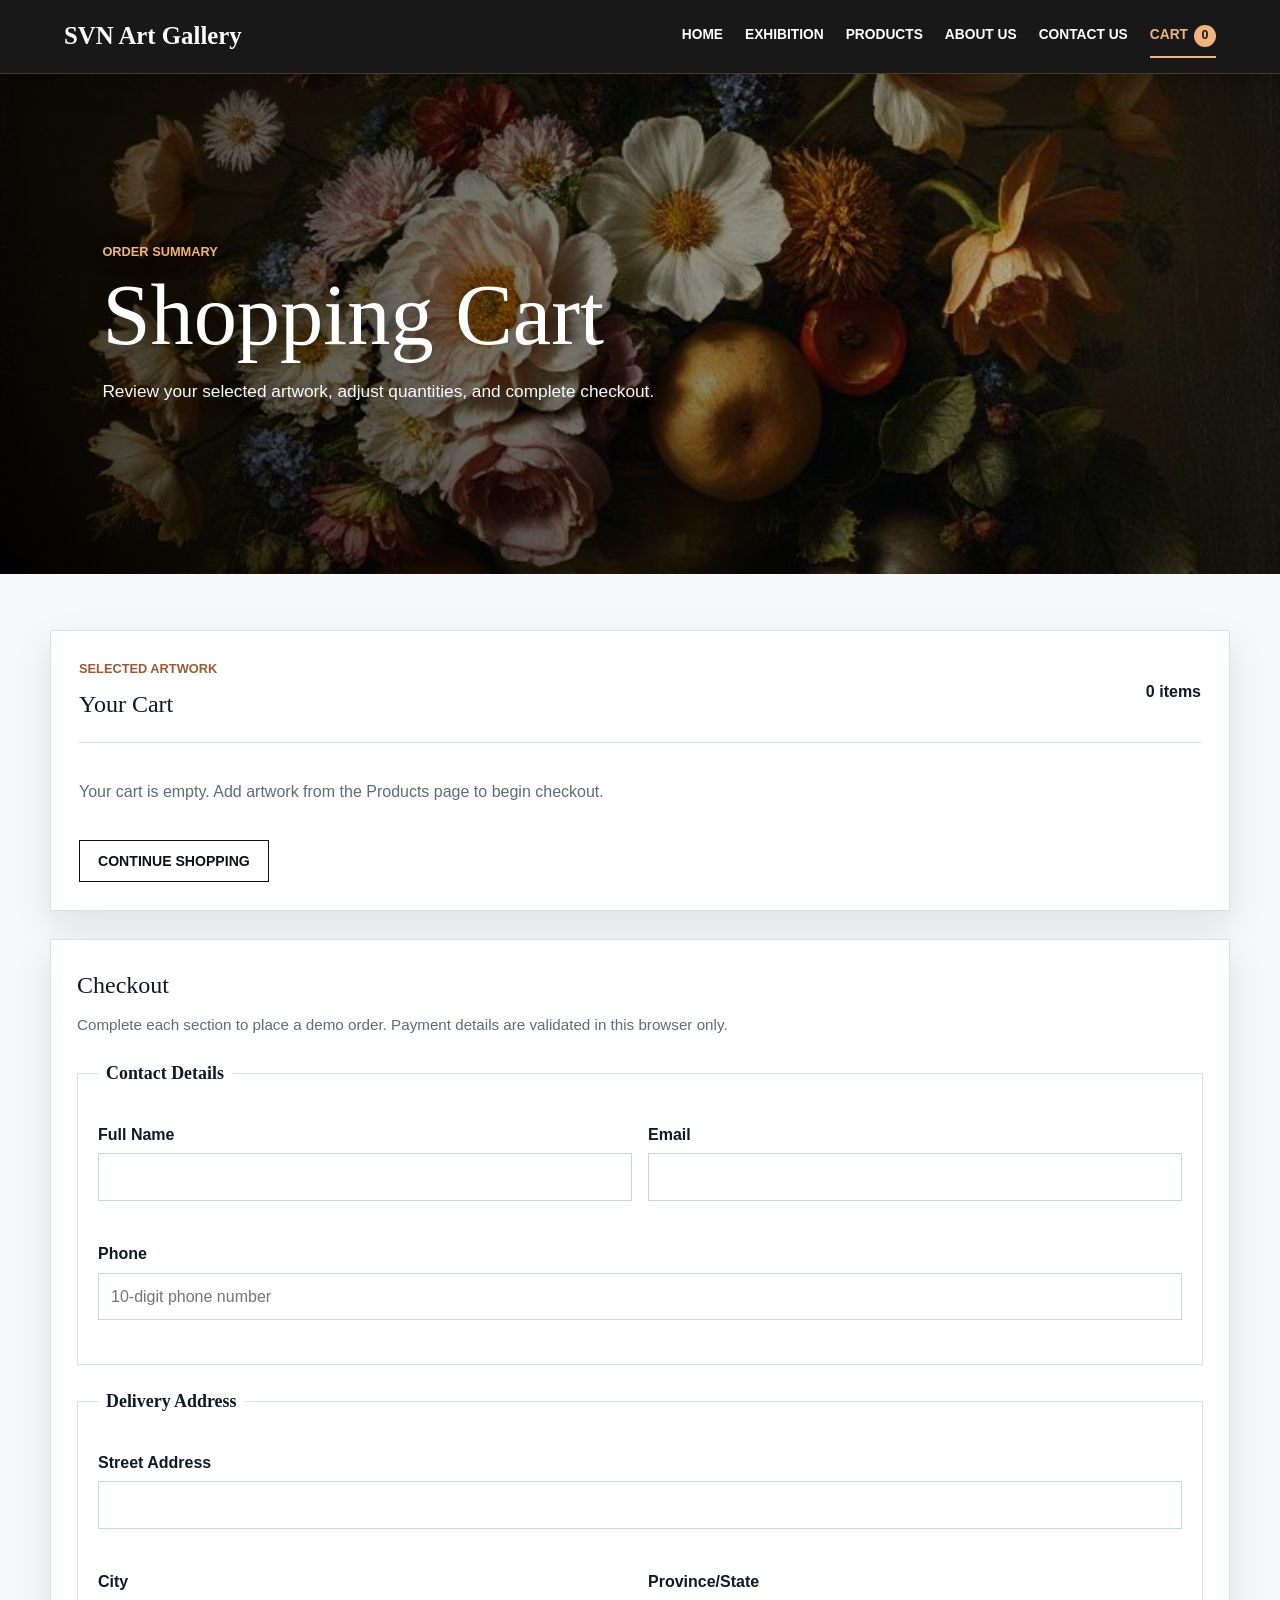
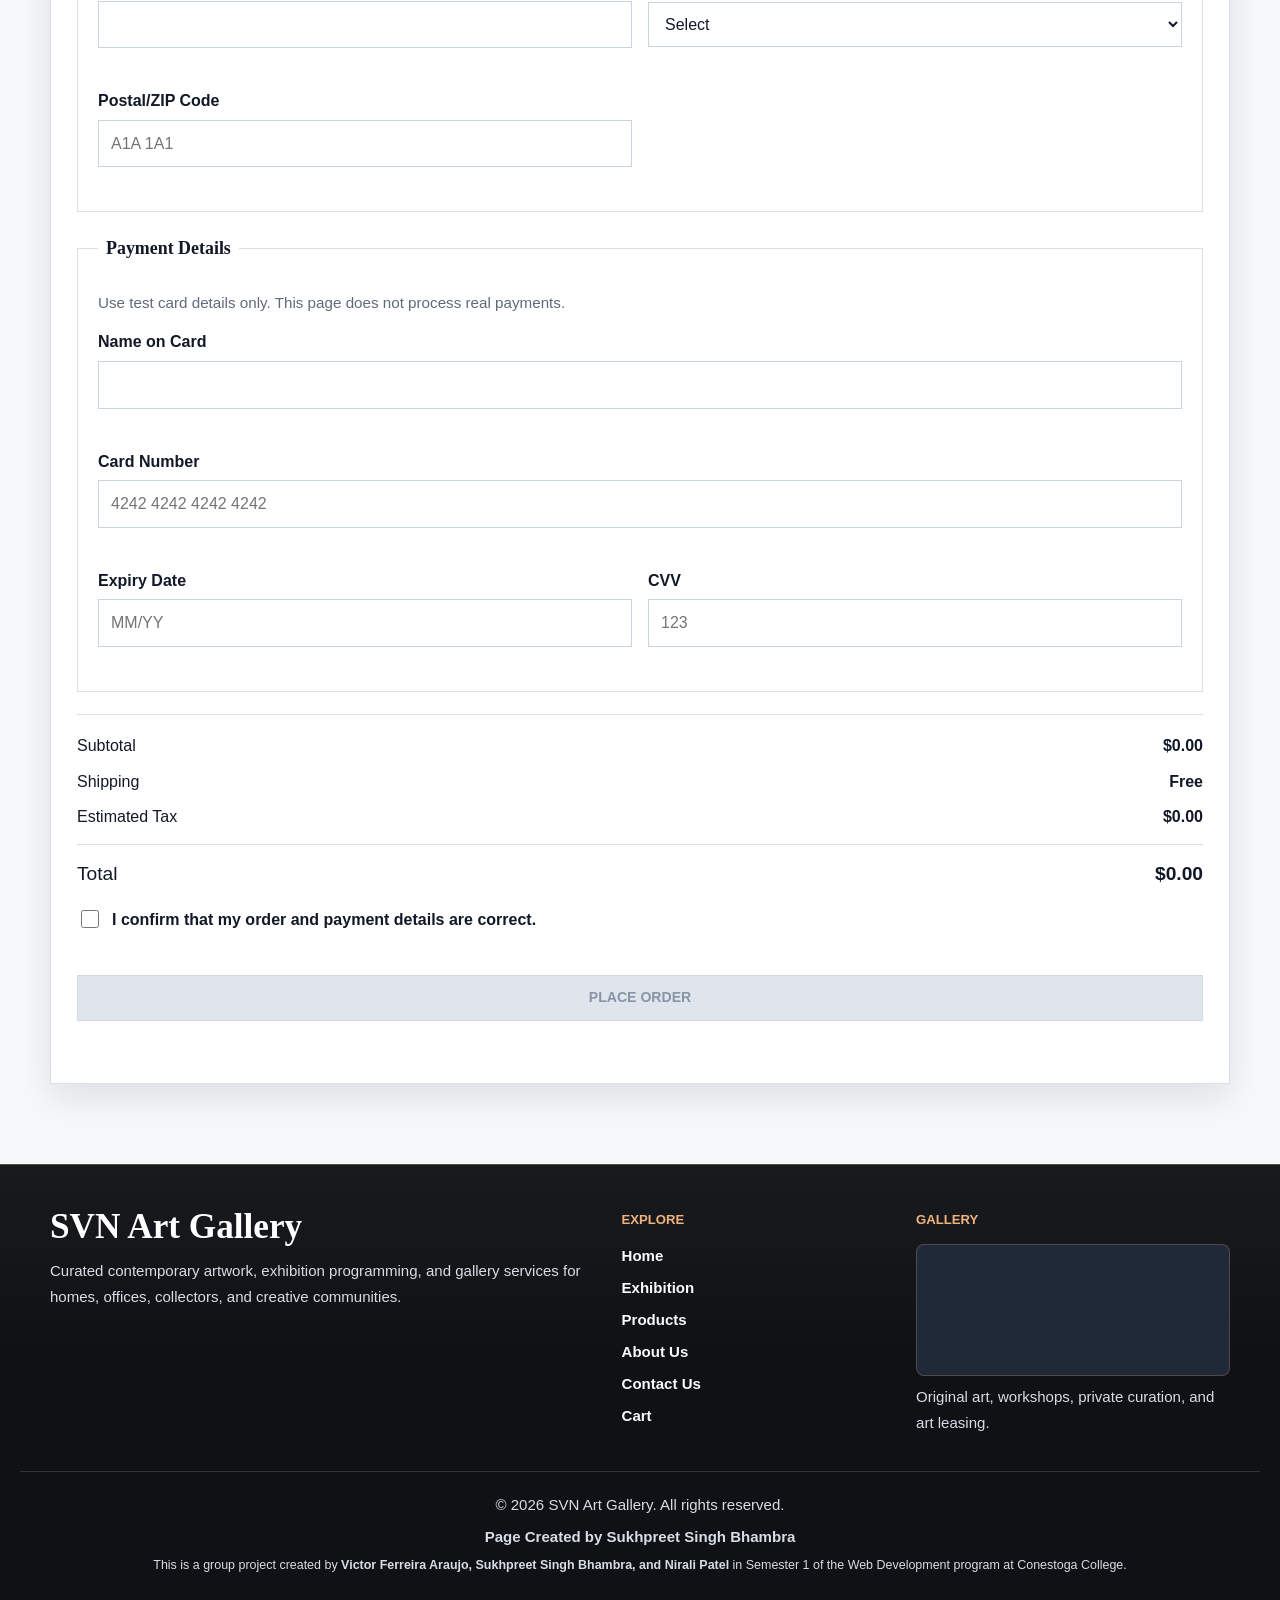
<file: pages/cart.html>
<!DOCTYPE html>
<html lang="en">
  <head>
    <meta charset="UTF-8" />
    <meta name="viewport" content="width=device-width, initial-scale=1.0" />
    <title>SVN Art Gallery - Cart</title>
    <link rel="stylesheet" href="../css/cart.css" />
    <link rel="stylesheet" href="../css/site-header.css" />
  </head>
  <body>
    <header>
      <h2><a href="../index.html">SVN Art Gallery</a></h2>
      <nav aria-label="Main navigation">
        <ul class="navLinks">
          <li><a href="../index.html">Home</a></li>
          <li><a href="exhibition.html">Exhibition</a></li>
          <li><a href="products.html">Products</a></li>
          <li><a href="aboutUs.html">About Us</a></li>
          <li><a href="contactUs.html">Contact Us</a></li>
        </ul>
      </nav>
    </header>

    <section class="cartHero">
      <div>
        <p class="cartEyebrow">Order summary</p>
        <h1>Shopping Cart</h1>
        <p>Review your selected artwork, adjust quantities, and complete checkout.</p>
      </div>
    </section>

    <main class="cartPage">
      <section class="cartPanel" aria-labelledby="cartPanelTitle">
        <div class="cartPanelHeader">
          <div>
            <p class="cartEyebrow">Selected artwork</p>
            <h2 id="cartPanelTitle">Your Cart</h2>
          </div>
          <strong id="cartPanelCount">0 items</strong>
        </div>

        <div id="cartItems" class="cartItems"></div>
        <a class="continueShoppingLink" href="products.html">Continue Shopping</a>
      </section>

      <section class="checkoutPanel" aria-labelledby="checkoutTitle">
        <form id="checkoutForm" class="checkoutForm" novalidate>
          <h2 id="checkoutTitle">Checkout</h2>
          <p class="checkoutHelp">
            Complete each section to place a demo order. Payment details are
            validated in this browser only.
          </p>

          <fieldset class="checkoutSection">
            <legend>Contact Details</legend>
            <div class="checkoutGrid">
              <div class="formField">
                <label for="checkoutName">Full Name</label>
                <input id="checkoutName" type="text" autocomplete="name" maxlength="80" aria-describedby="checkoutNameError" />
                <span id="checkoutNameError" class="fieldError"></span>
              </div>
              <div class="formField">
                <label for="checkoutEmail">Email</label>
                <input id="checkoutEmail" type="email" autocomplete="email" maxlength="80" aria-describedby="checkoutEmailError" />
                <span id="checkoutEmailError" class="fieldError"></span>
              </div>
              <div class="formField checkoutFull">
                <label for="checkoutPhone">Phone</label>
                <input id="checkoutPhone" type="tel" autocomplete="tel" maxlength="20" placeholder="10-digit phone number" aria-describedby="checkoutPhoneError" />
                <span id="checkoutPhoneError" class="fieldError"></span>
              </div>
            </div>
          </fieldset>

          <fieldset class="checkoutSection">
            <legend>Delivery Address</legend>
            <div class="checkoutGrid">
              <div class="formField checkoutFull">
                <label for="checkoutAddress">Street Address</label>
                <input id="checkoutAddress" type="text" autocomplete="street-address" maxlength="120" aria-describedby="checkoutAddressError" />
                <span id="checkoutAddressError" class="fieldError"></span>
              </div>
              <div class="formField">
                <label for="checkoutCity">City</label>
                <input id="checkoutCity" type="text" autocomplete="address-level2" maxlength="60" aria-describedby="checkoutCityError" />
                <span id="checkoutCityError" class="fieldError"></span>
              </div>
              <div class="formField">
                <label for="checkoutProvince">Province/State</label>
                <select id="checkoutProvince" autocomplete="address-level1" aria-describedby="checkoutProvinceError">
                  <option value="">Select</option>
                  <option value="ON">Ontario</option>
                  <option value="BC">British Columbia</option>
                  <option value="AB">Alberta</option>
                  <option value="QC">Quebec</option>
                  <option value="MB">Manitoba</option>
                  <option value="SK">Saskatchewan</option>
                  <option value="NS">Nova Scotia</option>
                  <option value="NB">New Brunswick</option>
                  <option value="NL">Newfoundland and Labrador</option>
                  <option value="PE">Prince Edward Island</option>
                  <option value="NT">Northwest Territories</option>
                  <option value="NU">Nunavut</option>
                  <option value="YT">Yukon</option>
                  <option value="US">United States</option>
                </select>
                <span id="checkoutProvinceError" class="fieldError"></span>
              </div>
              <div class="formField">
                <label for="checkoutPostal">Postal/ZIP Code</label>
                <input id="checkoutPostal" type="text" autocomplete="postal-code" maxlength="10" placeholder="A1A 1A1" aria-describedby="checkoutPostalError" />
                <span id="checkoutPostalError" class="fieldError"></span>
              </div>
            </div>
          </fieldset>

          <fieldset class="checkoutSection">
            <legend>Payment Details</legend>
            <p class="paymentNote">Use test card details only. This page does not process real payments.</p>
            <div class="checkoutGrid">
              <div class="formField checkoutFull">
                <label for="cardName">Name on Card</label>
                <input id="cardName" type="text" autocomplete="cc-name" maxlength="80" aria-describedby="cardNameError" />
                <span id="cardNameError" class="fieldError"></span>
              </div>
              <div class="formField checkoutFull">
                <label for="cardNumber">Card Number</label>
                <input id="cardNumber" type="text" inputmode="numeric" autocomplete="cc-number" maxlength="23" placeholder="4242 4242 4242 4242" aria-describedby="cardNumberError" />
                <span id="cardNumberError" class="fieldError"></span>
              </div>
              <div class="formField">
                <label for="cardExpiry">Expiry Date</label>
                <input id="cardExpiry" type="text" inputmode="numeric" autocomplete="cc-exp" maxlength="5" placeholder="MM/YY" aria-describedby="cardExpiryError" />
                <span id="cardExpiryError" class="fieldError"></span>
              </div>
              <div class="formField">
                <label for="cardCvv">CVV</label>
                <input id="cardCvv" type="password" inputmode="numeric" autocomplete="cc-csc" maxlength="4" placeholder="123" aria-describedby="cardCvvError" />
                <span id="cardCvvError" class="fieldError"></span>
              </div>
            </div>
          </fieldset>

          <div class="orderTotals" aria-label="Order totals">
            <div>
              <span>Subtotal</span>
              <strong id="cartSubtotal">$0.00</strong>
            </div>
            <div>
              <span>Shipping</span>
              <strong id="cartShipping">$0.00</strong>
            </div>
            <div>
              <span>Estimated Tax</span>
              <strong id="cartTax">$0.00</strong>
            </div>
            <div class="cartTotalRow">
              <span>Total</span>
              <strong id="cartTotal">$0.00</strong>
            </div>
          </div>

          <div class="formField termsField">
            <label for="checkoutTerms">
              <input id="checkoutTerms" type="checkbox" aria-describedby="checkoutTermsError" />
              I confirm that my order and payment details are correct.
            </label>
            <span id="checkoutTermsError" class="fieldError"></span>
          </div>

          <button id="checkoutButton" type="submit">Place Order</button>
          <p id="checkoutMessage" class="checkoutMessage" role="status"></p>
        </form>
      </section>
    </main>

    <div id="orderPopup" class="orderPopup" hidden>
      <div class="orderPopupPanel" role="dialog" aria-modal="true" aria-labelledby="orderPopupTitle">
        <p class="cartEyebrow">Order confirmed</p>
        <h2 id="orderPopupTitle">Thank You For Your Order</h2>
        <p id="orderPopupMessage"></p>
        <p id="orderRedirectMessage" class="orderRedirectMessage">
          You will be redirected to Products in 5 secs.
        </p>
        <button id="orderPopupButton" type="button">Continue Shopping Now</button>
      </div>
    </div>

    <footer class="siteFooter" aria-label="Site footer">
      <div class="siteFooterInner">
        <div class="footerBrand">
          <h2><a href="../index.html">SVN Art Gallery</a></h2>
          <p>
            Curated contemporary artwork, exhibition programming, and gallery
            services for homes, offices, collectors, and creative communities.
          </p>
        </div>
        <nav class="footerNav" aria-label="Footer navigation">
          <h3>Explore</h3>
          <a href="../index.html">Home</a>
          <a href="exhibition.html">Exhibition</a>
          <a href="products.html">Products</a>
          <a href="aboutUs.html">About Us</a>
          <a href="contactUs.html">Contact Us</a>
          <a href="cart.html">Cart</a>
        </nav>
        <div class="footerContact">
          <h3>Gallery</h3>
          <div class="footerMap">
            <iframe
              title="Map to SVN Art Gallery"
              src="https://www.google.com/maps?q=Conestoga%20College%20Kitchener%20Ontario&output=embed"
              loading="lazy"
              referrerpolicy="no-referrer-when-downgrade"
            ></iframe>
          </div>
          <p>Original art, workshops, private curation, and art leasing.</p>
        </div>
      </div>
      <div class="footerMeta">
        <p>
          &copy; <span id="displayCurrentYear"></span> SVN Art Gallery. All rights
          reserved.
        </p>
        <p><strong>Page Created by Sukhpreet Singh Bhambra</strong></p>
        <p>
          This is a group project created by
          <strong>
            Victor Ferreira Araujo, Sukhpreet Singh Bhambra, and Nirali Patel
          </strong>
          in Semester 1 of the Web Development program at Conestoga College.
        </p>
      </div>
    </footer>

    <script src="../js/site.js"></script>
    <script src="../js/cart.js"></script>
  </body>
</html>
</file>
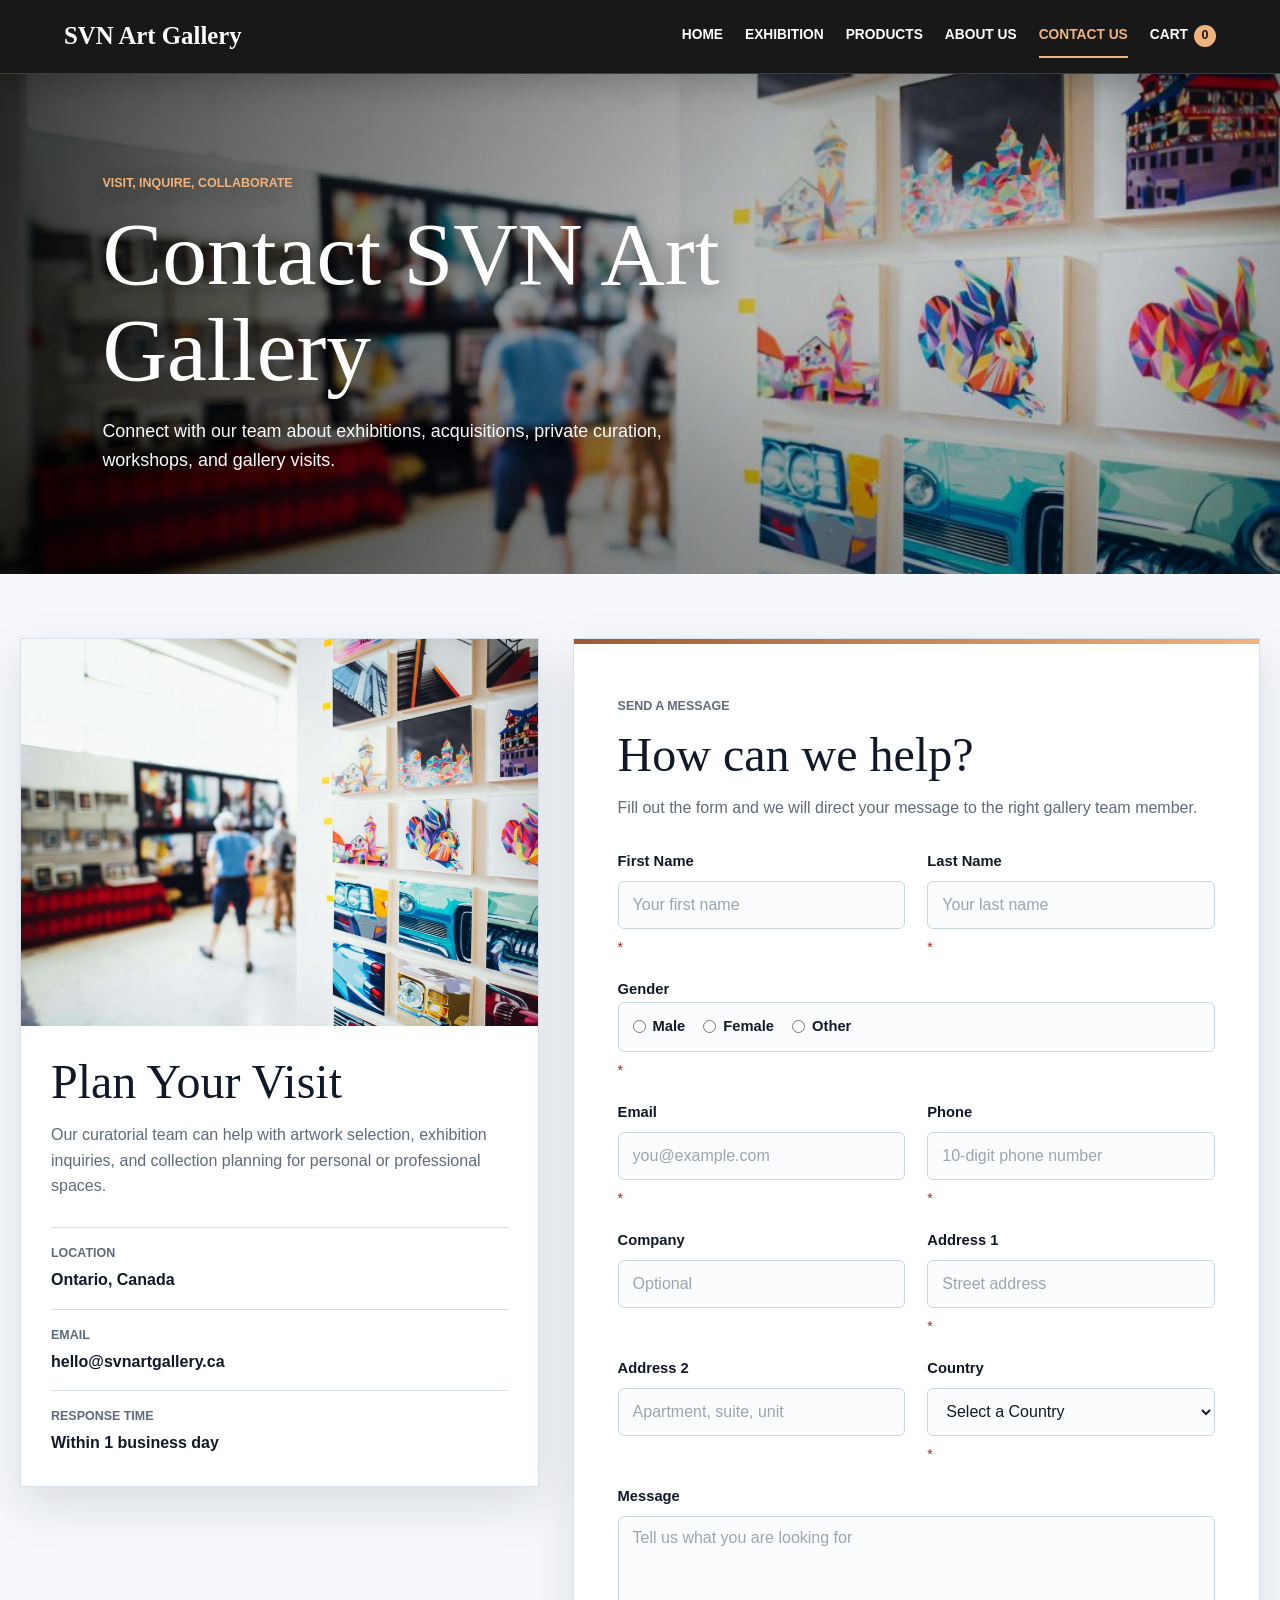
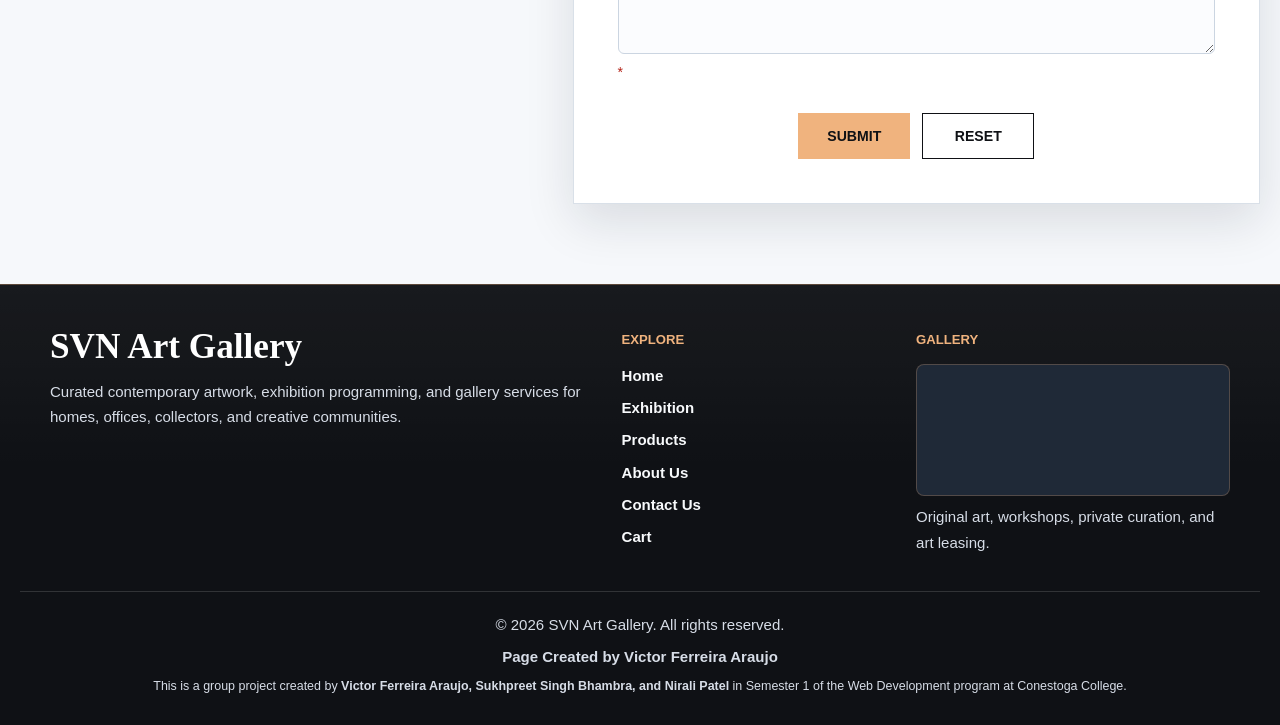
<file: pages/contactUs.html>
<!DOCTYPE html>
<html lang="en">
  <head>
    <meta charset="UTF-8" />
    <meta name="viewport" content="width=device-width, initial-scale=1.0" />
    <title>SVN Art Gallery - Contact Us</title>
    <link rel="stylesheet" href="../css/contactUs.css" type="text/css" />
    <link rel="stylesheet" href="../css/site-header.css" />
  </head>
  <body>
    <header>
      <h2><a href="../index.html">SVN Art Gallery</a></h2>
      <nav aria-label="Main navigation">
        <ul class="navLinks">
          <li><a href="../index.html">Home</a></li>
          <li><a href="exhibition.html">Exhibition</a></li>
          <li><a href="products.html">Products</a></li>
          <li><a href="aboutUs.html">About Us</a></li>
          <li><a class="active" href="contactUs.html">Contact Us</a></li>
        </ul>
      </nav>
    </header>

    <section class="contactHero">
      <div class="contactHeroContent">
        <p class="eyebrow">Visit, inquire, collaborate</p>
        <h1>Contact SVN Art Gallery</h1>
        <p>
          Connect with our team about exhibitions, acquisitions, private
          curation, workshops, and gallery visits.
        </p>
      </div>
    </section>

    <main class="contactPage">
      <aside class="contactFeature" aria-label="Gallery contact information">
        <img src="../images/homeServices.jpg" alt="Gallery consultation space" />
        <div class="contactFeatureContent">
          <h2>Plan Your Visit</h2>
          <p>
            Our curatorial team can help with artwork selection, exhibition
            inquiries, and collection planning for personal or professional
            spaces.
          </p>
          <div class="contactDetails">
            <div>
              <span>Location</span>
              <strong>Ontario, Canada</strong>
            </div>
            <div>
              <span>Email</span>
              <strong>hello@svnartgallery.ca</strong>
            </div>
            <div>
              <span>Response Time</span>
              <strong>Within 1 business day</strong>
            </div>
          </div>
        </div>
      </aside>

      <section id="contactUsContainer">
        <div class="contactIntro">
          <p class="eyebrow">Send a message</p>
          <h2>How can we help?</h2>
          <p>
            Fill out the form and we will direct your message to the right
            gallery team member.
          </p>
        </div>

        <form id="contactUsForm">
          <div class="formRow formHalf">
            <label for="firstName">First Name</label>
            <input type="text" id="firstName" name="firstName" placeholder="Your first name" maxlength="50" required />
            <span id="firstNameError" class="errorMessage">*</span>
          </div>

          <div class="formRow formHalf">
            <label for="lastName">Last Name</label>
            <input type="text" id="lastName" name="lastName" placeholder="Your last name" maxlength="50" required />
            <span id="lastNameError" class="errorMessage">*</span>
          </div>

          <fieldset class="formRow formFull">
            <legend>Gender</legend>
            <div class="radioInputs">
              <div class="radioUnit">
                <input type="radio" id="genderMale" name="gender" value="Male" />
                <label for="genderMale">Male</label>
              </div>
              <div class="radioUnit">
                <input type="radio" id="genderFemale" name="gender" value="Female" />
                <label for="genderFemale">Female</label>
              </div>
              <div class="radioUnit">
                <input type="radio" id="genderOther" name="gender" value="Other" />
                <label for="genderOther">Other</label>
              </div>
            </div>
            <span id="genderError" class="errorMessage">*</span>
          </fieldset>

          <div class="formRow formHalf">
            <label for="email">Email</label>
            <input type="email" id="email" name="email" placeholder="you@example.com" maxlength="80" required />
            <span id="emailError" class="errorMessage">*</span>
          </div>

          <div class="formRow formHalf">
            <label for="phone">Phone</label>
            <input type="tel" id="phone" name="phone" placeholder="10-digit phone number" maxlength="20" required />
            <span id="phoneError" class="errorMessage">*</span>
          </div>

          <div class="formRow formHalf">
            <label for="company">Company</label>
            <input type="text" id="company" name="company" placeholder="Optional" maxlength="80" />
            <span id="companyError" class="errorMessage"></span>
          </div>

          <div class="formRow formHalf">
            <label for="address1">Address 1</label>
            <input type="text" id="address1" name="address1" placeholder="Street address" maxlength="120" required />
            <span id="address1Error" class="errorMessage">*</span>
          </div>

          <div class="formRow formHalf">
            <label for="address2">Address 2</label>
            <input type="text" id="address2" name="address2" placeholder="Apartment, suite, unit" maxlength="120" />
            <span id="address2Error" class="errorMessage"></span>
          </div>

          <div class="formRow formHalf">
            <label for="country">Country</label>
            <select id="country" name="country" required>
              <option value="">Select a Country</option>
              <option value="USA">USA</option>
              <option value="Canada">Canada</option>
              <option value="UK">UK</option>
              <option value="India">India</option>
              <option value="Australia">Australia</option>
            </select>
            <span id="countryError" class="errorMessage">*</span>
          </div>

          <div class="formRow formFull">
            <label for="message">Message</label>
            <textarea id="message" name="message" rows="5" placeholder="Tell us what you are looking for" maxlength="500" required></textarea>
            <span id="messageError" class="errorMessage">*</span>
          </div>

          <div class="buttonRow">
            <button type="button" id="submitForm">Submit</button>
            <button type="reset" id="resetForm">Reset</button>
          </div>
        </form>

        <div id="successMessage" class="successMessage">
          <p>Form submitted successfully!</p>
        </div>
      </section>
    </main>

    <footer class="siteFooter" aria-label="Site footer">
      <div class="siteFooterInner">
        <div class="footerBrand">
          <h2><a href="../index.html">SVN Art Gallery</a></h2>
          <p>
            Curated contemporary artwork, exhibition programming, and gallery
            services for homes, offices, collectors, and creative communities.
          </p>
        </div>
        <nav class="footerNav" aria-label="Footer navigation">
          <h3>Explore</h3>
          <a href="../index.html">Home</a>
          <a href="exhibition.html">Exhibition</a>
          <a href="products.html">Products</a>
          <a href="aboutUs.html">About Us</a>
          <a href="contactUs.html">Contact Us</a>
          <a href="cart.html">Cart</a>
        </nav>
        <div class="footerContact">
          <h3>Gallery</h3>
          <div class="footerMap">
            <iframe
              title="Map to SVN Art Gallery"
              src="https://www.google.com/maps?q=Conestoga%20College%20Kitchener%20Ontario&output=embed"
              loading="lazy"
              referrerpolicy="no-referrer-when-downgrade"
            ></iframe>
          </div>
          <p>Original art, workshops, private curation, and art leasing.</p>
        </div>
      </div>
      <div class="footerMeta">
        <p>
          &copy; <span id="displayCurrentYear"></span> SVN Art Gallery. All rights
          reserved.
        </p>
        <p><strong>Page Created by Victor Ferreira Araujo</strong></p>
        <p>
          This is a group project created by
          <strong>
            Victor Ferreira Araujo, Sukhpreet Singh Bhambra, and Nirali Patel
          </strong>
          in Semester 1 of the Web Development program at Conestoga College.
        </p>
      </div>
    </footer>

    <script src="../js/site.js"></script>
    <script src="../js/contactUs.js"></script>
  </body>
</html>
</file>
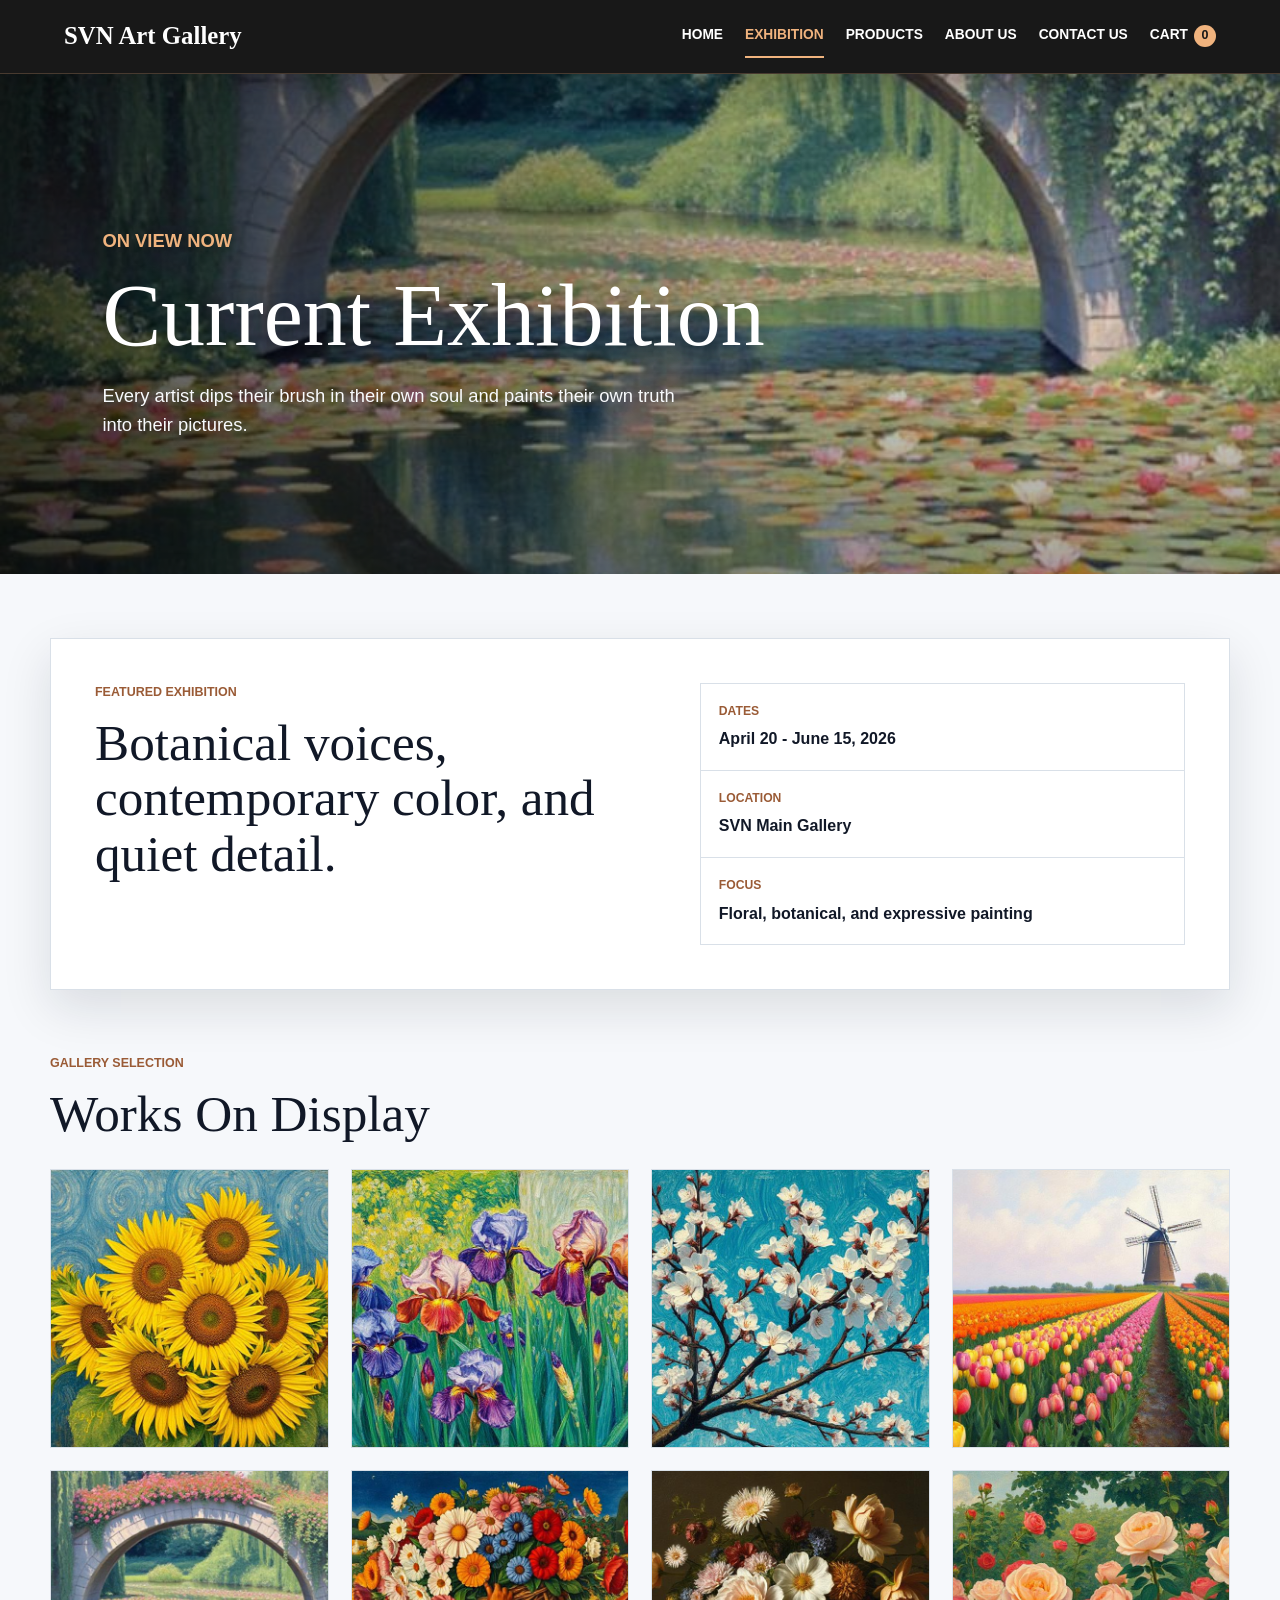
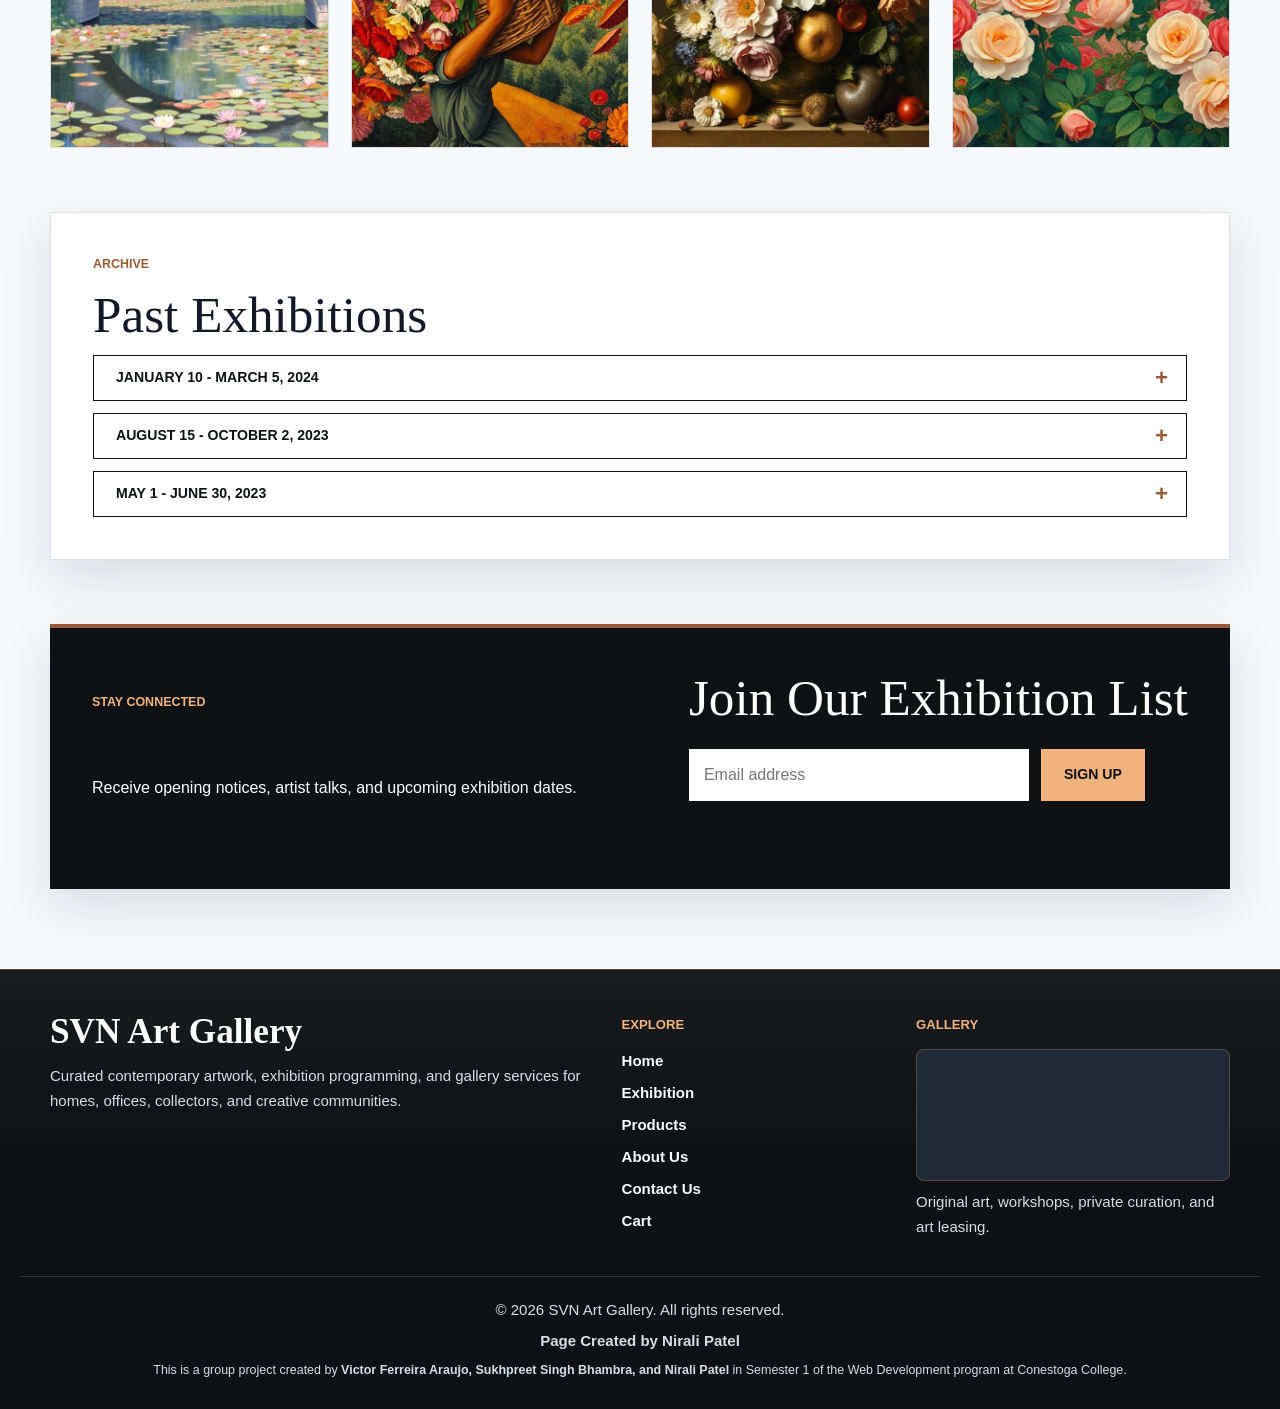
<file: pages/exhibition.html>
<!DOCTYPE html>
<html lang="en">
  <head>
    <meta charset="UTF-8" />
    <meta name="viewport" content="width=device-width, initial-scale=1.0" />
    <title>SVN Art Gallery - Exhibition</title>
    <link rel="stylesheet" href="../css/exhibition.css" />
    <link rel="stylesheet" href="../css/site-header.css" />
  </head>
  <body>
    <header>
      <h2><a href="../index.html">SVN Art Gallery</a></h2>
      <nav aria-label="Main navigation">
        <ul class="navLinks">
          <li><a href="../index.html">Home</a></li>
          <li><a class="active" href="exhibition.html">Exhibition</a></li>
          <li><a href="products.html">Products</a></li>
          <li><a href="aboutUs.html">About Us</a></li>
          <li><a href="contactUs.html">Contact Us</a></li>
        </ul>
      </nav>
    </header>

    <main>
      <section class="exhibitionHeroSection">
        <div class="exhibitionHeroContent">
          <p class="eyebrow">On view now</p>
          <h1>Current Exhibition</h1>
          <p>
            Every artist dips their brush in their own soul and paints their
            own truth into their pictures.
          </p>
        </div>
      </section>

      <section class="exhibitionOverview" aria-label="Current exhibition details">
        <div>
          <p class="eyebrow">Featured exhibition</p>
          <h2>Botanical voices, contemporary color, and quiet detail.</h2>
        </div>
        <div class="exhibitionMeta">
          <div>
            <span>Dates</span>
            <strong>April 20 - June 15, 2026</strong>
          </div>
          <div>
            <span>Location</span>
            <strong>SVN Main Gallery</strong>
          </div>
          <div>
            <span>Focus</span>
            <strong>Floral, botanical, and expressive painting</strong>
          </div>
        </div>
      </section>

      <section class="exhibitionWorks" aria-labelledby="exhibitionWorksTitle">
        <div class="sectionHeader">
          <p class="eyebrow">Gallery selection</p>
          <h2 id="exhibitionWorksTitle">Works On Display</h2>
        </div>
        <div class="exhibitionGallery" aria-label="Exhibition artwork gallery">
          <div class="exhibitionImageBox" data-title="Botanical Wonders">
            <img src="../images/exhibitionPainting1.jpg" alt="Botanical floral painting" />
            <div class="exhibitionOverlay"></div>
          </div>
          <div class="exhibitionImageBox" data-title="Impressionist Gardens">
            <img src="../images/exhibitionPainting2.jpg" alt="Impressionist garden painting" />
            <div class="exhibitionOverlay"></div>
          </div>
          <div class="exhibitionImageBox" data-title="The Language of Flowers">
            <img src="../images/exhibitionPainting3.jpg" alt="Floral artwork" />
            <div class="exhibitionOverlay"></div>
          </div>
          <div class="exhibitionImageBox" data-title="Floral Abstractions">
            <img src="../images/exhibitionPainting4.jpg" alt="Abstract floral painting" />
            <div class="exhibitionOverlay"></div>
          </div>
          <div class="exhibitionImageBox" data-title="Sacred Blossoms">
            <img src="../images/exhibitionPainting5.jpg" alt="Spiritual flower painting" />
            <div class="exhibitionOverlay"></div>
          </div>
          <div class="exhibitionImageBox" data-title="Sunflowers &amp; Beyond">
            <img src="../images/exhibitionPainting6.jpg" alt="Sunflower inspired painting" />
            <div class="exhibitionOverlay"></div>
          </div>
          <div class="exhibitionImageBox" data-title="Romantic Flora">
            <img src="../images/exhibitionPainting7.jpg" alt="Romantic floral painting" />
            <div class="exhibitionOverlay"></div>
          </div>
          <div class="exhibitionImageBox" data-title="Modern Botanical">
            <img src="../images/exhibitionPainting8.jpg" alt="Modern botanical painting" />
            <div class="exhibitionOverlay"></div>
          </div>
        </div>
      </section>

      <section class="echibitionAccordions" aria-label="Past exhibitions">
        <p class="eyebrow">Archive</p>
        <h2>Past Exhibitions</h2>
        <div class="exhibitionAccordion">January 10 - March 5, 2024</div>
        <div class="exhibitionPanel">
          <article class="pastExhibitionDetail">
            <img src="../images/modernArt.jpg" alt="Expressive abstract painting from Impressionist Dreams" />
            <div>
              <p class="pastExhibitionType">Historical color study</p>
              <h3>Impressionist Dreams</h3>
              <p>
                A luminous collection inspired by Monet, Renoir, and Degas,
                highlighting light, brushstroke, and the emotional movement of
                late 19th-century painting.
              </p>
              <dl>
                <div>
                  <dt>Works displayed</dt>
                  <dd>18 paintings</dd>
                </div>
                <div>
                  <dt>Attendance</dt>
                  <dd>1,240 visitors</dd>
                </div>
                <div>
                  <dt>Featured medium</dt>
                  <dd>Oil and mixed media</dd>
                </div>
              </dl>
            </div>
          </article>
        </div>
        <div class="exhibitionAccordion">August 15 - October 2, 2023</div>
        <div class="exhibitionPanel">
          <article class="pastExhibitionDetail">
            <img src="../images/MajesticMountains.jpg" alt="Classical landscape painting from Echoes of the Renaissance" />
            <div>
              <p class="pastExhibitionType">Classical revival</p>
              <h3>Echoes of the Renaissance</h3>
              <p>
                Rare sketches, studies, and painted works exploring proportion,
                perspective, and humanist ideals that shaped the golden age of
                European art.
              </p>
              <dl>
                <div>
                  <dt>Works displayed</dt>
                  <dd>22 studies</dd>
                </div>
                <div>
                  <dt>Program</dt>
                  <dd>Curator talk and sketch workshop</dd>
                </div>
                <div>
                  <dt>Featured medium</dt>
                  <dd>Charcoal, ink, and oil</dd>
                </div>
              </dl>
            </div>
          </article>
        </div>
        <div class="exhibitionAccordion">May 1 - June 30, 2023</div>
        <div class="exhibitionPanel">
          <article class="pastExhibitionDetail">
            <img src="../images/abstractArt.jpg" alt="Surreal atmospheric artwork from Surreal Horizons" />
            <div>
              <p class="pastExhibitionType">Dreamlike narratives</p>
              <h3>Surreal Horizons</h3>
              <p>
                A dramatic exhibition inspired by Salvador Dali, Rene Magritte,
                and surrealist image-making, pairing symbolic landscapes with
                unexpected visual storytelling.
              </p>
              <dl>
                <div>
                  <dt>Works displayed</dt>
                  <dd>16 artworks</dd>
                </div>
                <div>
                  <dt>Audience focus</dt>
                  <dd>Students and emerging collectors</dd>
                </div>
                <div>
                  <dt>Featured medium</dt>
                  <dd>Digital painting and acrylic</dd>
                </div>
              </dl>
            </div>
          </article>
        </div>
      </section>

      <section class="exhibitionSignup">
        <p class="eyebrow">Stay connected</p>
        <h2>Join Our Exhibition List</h2>
        <p>
          Receive opening notices, artist talks, and upcoming exhibition dates.
        </p>
        <form id="signupForm">
          <input type="email" id="email" placeholder="Email address" required />
          <button type="submit">Sign Up</button>
        </form>
        <p id="signupMessage" class="signupMessage" role="status"></p>
      </section>
    </main>

    <footer class="siteFooter" aria-label="Site footer">
      <div class="siteFooterInner">
        <div class="footerBrand">
          <h2><a href="../index.html">SVN Art Gallery</a></h2>
          <p>
            Curated contemporary artwork, exhibition programming, and gallery
            services for homes, offices, collectors, and creative communities.
          </p>
        </div>
        <nav class="footerNav" aria-label="Footer navigation">
          <h3>Explore</h3>
          <a href="../index.html">Home</a>
          <a href="exhibition.html">Exhibition</a>
          <a href="products.html">Products</a>
          <a href="aboutUs.html">About Us</a>
          <a href="contactUs.html">Contact Us</a>
          <a href="cart.html">Cart</a>
        </nav>
        <div class="footerContact">
          <h3>Gallery</h3>
          <div class="footerMap">
            <iframe
              title="Map to SVN Art Gallery"
              src="https://www.google.com/maps?q=Conestoga%20College%20Kitchener%20Ontario&output=embed"
              loading="lazy"
              referrerpolicy="no-referrer-when-downgrade"
            ></iframe>
          </div>
          <p>Original art, workshops, private curation, and art leasing.</p>
        </div>
      </div>
      <div class="footerMeta">
        <p>
          &copy; <span id="displayCurrentYear"></span> SVN Art Gallery. All rights
          reserved.
        </p>
        <p><strong>Page Created by Nirali Patel</strong></p>
        <p>
          This is a group project created by
          <strong>
            Victor Ferreira Araujo, Sukhpreet Singh Bhambra, and Nirali Patel
          </strong>
          in Semester 1 of the Web Development program at Conestoga College.
        </p>
      </div>
    </footer>

    <script src="https://code.jquery.com/jquery-3.7.1.min.js"></script>
    <script src="../js/site.js"></script>
    <script src="../js/exhibition.js"></script>
  </body>
</html>
</file>
<file: css/cart.css>
* {
  box-sizing: border-box;
}

:root {
  --ink: #111827;
  --muted: #5f6b7a;
  --paper: #ffffff;
  --soft: #f6f8fb;
  --accent: #9a5b36;
  --accent-soft: #f7eee7;
  --line: #d9e0e8;
  --nav: #111111;
  --shadow: 0 14px 34px rgba(17, 24, 39, 0.1);
}

body {
  margin: 0;
  background: linear-gradient(180deg, #ffffff 0, var(--soft) 430px), var(--soft);
  color: var(--ink);
  font-family: "Segoe UI", Arial, Helvetica, sans-serif;
  line-height: 1.6;
}

.cartHero {
  min-height: 340px;
  display: flex;
  align-items: center;
  padding: 72px clamp(24px, 8vw, 120px);
  color: #ffffff;
  background:
    linear-gradient(90deg, rgba(0, 0, 0, 0.7), rgba(0, 0, 0, 0.2)),
    url("../images/exhibitionPainting7.jpg") center/cover no-repeat;
}

.cartHero div {
  max-width: 740px;
}

.cartHero h1 {
  margin: 0;
  font-family: Georgia, "Times New Roman", serif;
  font-size: clamp(3rem, 7vw, 5.4rem);
  font-weight: 500;
  line-height: 1.08;
}

.cartHero p:last-child {
  max-width: 560px;
  margin: 16px 0 0;
  color: #f8fafc;
  font-size: 1.08rem;
}

.cartPage {
  width: min(1180px, calc(100% - 40px));
  display: grid;
  grid-template-columns: 1fr;
  gap: 28px;
  margin: 56px auto 0;
}

.cartPanel,
.checkoutPanel {
  background: var(--paper);
  border: 1px solid var(--line);
  box-shadow: var(--shadow);
}

.cartPanel {
  padding: 28px;
}

.checkoutPanel {
  padding: 26px;
}

.cartPanelHeader,
.cartItem,
.cartTotalRow {
  display: flex;
  align-items: center;
  justify-content: space-between;
  gap: 18px;
}

.cartPanelHeader {
  padding-bottom: 18px;
  border-bottom: 1px solid var(--line);
}

.cartEyebrow {
  margin: 0 0 6px;
  color: var(--accent);
  font-size: 0.8rem;
  font-weight: 800;
  text-transform: uppercase;
}

.cartHero .cartEyebrow {
  color: #f0b37e;
}

.cartPanel h2,
.checkoutForm h2 {
  margin: 0;
  font-family: Georgia, "Times New Roman", serif;
  font-weight: 500;
}

.checkoutHelp,
.paymentNote {
  margin: 8px 0 0;
  color: var(--muted);
  font-size: 0.95rem;
}

.cartItems {
  display: grid;
  gap: 12px;
  min-height: 76px;
  padding: 20px 0;
}

.cartItem {
  padding: 14px 0;
  border-bottom: 1px solid var(--line);
}

.cartItemTitle {
  margin: 0;
  font-weight: 800;
}

.cartItemMeta,
.cartEmpty,
.checkoutMessage {
  color: var(--muted);
}

.cartItemControls {
  display: flex;
  align-items: center;
  gap: 10px;
}

.cartItemControls input {
  width: 72px;
  min-height: 38px;
  padding: 6px 8px;
  border: 1px solid #cbd5e1;
  font: inherit;
}

.cartRemoveButton,
#checkoutButton,
.continueShoppingLink {
  min-height: 40px;
  border: 0;
  cursor: pointer;
  font-weight: 800;
  text-transform: uppercase;
}

.cartRemoveButton {
  padding: 8px 12px;
  background: var(--accent-soft);
  color: var(--accent);
}

.continueShoppingLink {
  display: inline-flex;
  align-items: center;
  color: var(--accent);
  text-decoration: none;
}

.checkoutSection {
  margin: 22px 0 0;
  padding: 20px;
  border: 1px solid var(--line);
}

.checkoutSection legend {
  padding: 0 8px;
  color: var(--ink);
  font-family: Georgia, "Times New Roman", serif;
  font-size: 1.12rem;
  font-weight: 700;
}

.checkoutGrid {
  display: grid;
  grid-template-columns: repeat(2, minmax(0, 1fr));
  gap: 16px;
  margin-top: 14px;
}

.checkoutFull {
  grid-column: 1 / -1;
}

.formField {
  display: grid;
  gap: 6px;
}

.checkoutForm label {
  color: var(--ink);
  font-weight: 700;
}

.checkoutForm input,
.checkoutForm select {
  width: 100%;
  min-height: 44px;
  padding: 10px 12px;
  border: 1px solid #cbd5e1;
  background: #ffffff;
  color: var(--ink);
  font: inherit;
}

.checkoutForm input:focus,
.checkoutForm select:focus {
  outline: 3px solid rgba(154, 91, 54, 0.18);
  border-color: var(--accent);
}

.checkoutForm input.is-invalid,
.checkoutForm select.is-invalid {
  border-color: #b91c1c;
  background: #fff7f7;
}

.checkoutForm input.is-valid,
.checkoutForm select.is-valid {
  border-color: #15803d;
}

.fieldError {
  min-height: 18px;
  color: #b91c1c;
  font-size: 0.82rem;
  line-height: 1.35;
}

.orderTotals {
  display: grid;
  gap: 10px;
  margin-top: 22px;
  padding-top: 18px;
  border-top: 1px solid var(--line);
}

.orderTotals > div,
.cartTotalRow {
  display: flex;
  justify-content: space-between;
  gap: 18px;
}

.cartTotalRow {
  margin-top: 4px;
  padding-top: 14px;
  border-top: 1px solid var(--line);
  font-size: 1.2rem;
}

.termsField {
  margin-top: 18px;
}

.termsField label {
  display: flex;
  align-items: flex-start;
  gap: 10px;
  font-weight: 600;
}

.termsField input {
  width: 18px;
  min-width: 18px;
  min-height: 18px;
  margin-top: 3px;
}

#checkoutButton {
  width: 100%;
  margin-top: 18px;
  padding: 12px 16px;
  background: var(--nav);
  color: #ffffff;
}

#checkoutButton:disabled {
  cursor: not-allowed;
  background: #94a3b8;
}

#checkoutButton:not(:disabled):hover,
#checkoutButton:not(:disabled):focus {
  background: var(--accent);
}

.checkoutMessage {
  min-height: 24px;
  margin: 12px 0 0;
}

.checkoutMessage.success {
  color: #15803d;
  font-weight: 700;
}

.checkoutMessage.error {
  color: #b91c1c;
  font-weight: 700;
}

.orderPopup {
  position: fixed;
  inset: 0;
  z-index: 2000;
  display: grid;
  place-items: center;
  padding: 20px;
  background: rgba(15, 17, 21, 0.72);
}

.orderPopup[hidden] {
  display: none;
}

.orderPopupPanel {
  width: min(520px, 100%);
  padding: 32px;
  background: #ffffff;
  border: 1px solid var(--line);
  box-shadow: 0 28px 70px rgba(0, 0, 0, 0.28);
  text-align: center;
}

.orderPopupPanel h2 {
  margin: 0;
  color: var(--ink);
  font-family: Georgia, "Times New Roman", serif;
  font-size: clamp(2rem, 5vw, 3rem);
  font-weight: 500;
  line-height: 1.15;
}

.orderPopupPanel p {
  margin: 14px 0 0;
  color: var(--muted);
}

.orderRedirectMessage {
  font-weight: 700;
}

#orderPopupButton {
  width: 100%;
  min-height: 44px;
  margin-top: 22px;
  padding: 12px 16px;
  color: #ffffff;
  background: var(--nav);
  border: 0;
  cursor: pointer;
  font-weight: 800;
  text-transform: uppercase;
}

#orderPopupButton:hover,
#orderPopupButton:focus {
  background: var(--accent);
}

footer {
  margin-top: 56px;
  padding: 24px;
  color: #ffffff;
  background-color: #0f1115;
  text-align: center;
  border-top: 4px solid var(--accent);
}

footer p {
  margin: 0;
  color: #d7d7d7;
  font-size: 0.9rem;
}

@media (max-width: 620px) {
  .cartPanelHeader,
  .cartItem,
  .cartTotalRow {
    align-items: flex-start;
    flex-direction: column;
  }

  .cartItemControls,
  .checkoutGrid {
    width: 100%;
  }

  .checkoutGrid {
    grid-template-columns: 1fr;
  }

  .checkoutSection {
    padding: 16px;
  }
}
</file>
<file: css/site-header.css>
/* Shared site header: loaded last on every page for consistent navigation. */
header {
  position: sticky;
  top: 0;
  z-index: 1000;
  display: flex;
  justify-content: space-between;
  align-items: center;
  gap: 28px;
  min-height: 74px;
  padding: 14px clamp(20px, 5vw, 72px);
  background: rgba(17, 17, 17, 0.97);
  color: #ffffff;
  border-bottom: 1px solid rgba(240, 179, 126, 0.22);
  box-shadow: 0 10px 30px rgba(0, 0, 0, 0.22);
  backdrop-filter: blur(14px);
}

header h2 {
  margin: 0;
  color: #ffffff;
  font-family: Georgia, "Times New Roman", serif;
  font-size: 1.55rem;
  font-weight: 700;
  line-height: 1;
  white-space: nowrap;
}

header h2 a {
  color: inherit;
  text-decoration: none;
}

header h2 a:hover,
header h2 a:focus {
  color: #f0b37e;
}

header nav {
  margin: 0;
}

.navLinks {
  display: flex;
  flex-wrap: wrap;
  justify-content: flex-end;
  align-items: center;
  gap: 6px 22px;
  margin: 0;
  padding: 0;
  list-style: none;
}

.navLinks a {
  display: inline-flex;
  align-items: center;
  min-height: 42px;
  padding: 4px 0;
  color: #ffffff;
  border-bottom: 2px solid transparent;
  text-decoration: none;
  font-family: "Segoe UI", Arial, Helvetica, sans-serif;
  font-size: 0.86rem;
  font-weight: 800;
  letter-spacing: 0;
  text-transform: uppercase;
  transition: color 0.2s ease, border-color 0.2s ease;
}

.siteCartCount {
  display: inline-flex;
  align-items: center;
  justify-content: center;
  min-width: 22px;
  height: 22px;
  margin-left: 6px;
  padding: 0 6px;
  color: #171717;
  background: #f0b37e;
  border-radius: 999px;
  font-size: 0.78rem;
}

.navLinks a:hover,
.navLinks a:focus,
.navLinks a.active {
  color: #f0b37e;
  border-bottom-color: #f0b37e;
}

:root {
  --svn-button-primary: #f0b37e;
  --svn-button-dark: #0f1115;
  --svn-button-muted: #64748b;
  --svn-button-disabled-bg: #d7dee8;
  --svn-button-disabled-border: #c4cedb;
}

.heroActions a,
.artistScrollButton,
.artWorkTabLink,
.artAddToCartButton,
.teamLinkedInLink,
.ctaSection a,
.continueShoppingLink,
.cartRemoveButton,
#checkoutButton,
#orderPopupButton,
.buttonRow button,
.exhibitionSignup button,
.exhibitionAccordion,
.swal2-styled.swal2-confirm,
.swal2-styled.swal2-deny,
.swal2-styled.swal2-cancel {
  display: inline-flex !important;
  align-items: center;
  justify-content: center;
  min-height: 46px;
  padding: 12px 22px;
  color: var(--svn-button-dark) !important;
  background: var(--svn-button-primary) !important;
  border: 1px solid var(--svn-button-primary) !important;
  border-radius: 0 !important;
  box-shadow: none !important;
  cursor: pointer;
  font-family: "Segoe UI", Arial, Helvetica, sans-serif;
  font-size: 0.88rem;
  font-weight: 900;
  letter-spacing: 0;
  line-height: 1.1;
  text-align: center;
  text-decoration: none !important;
  text-transform: uppercase;
  transition:
    background-color 0.2s ease,
    border-color 0.2s ease,
    color 0.2s ease,
    opacity 0.2s ease,
    transform 0.2s ease;
}

.heroActions a:hover,
.heroActions a:focus,
.artistScrollButton:not(:disabled):hover,
.artistScrollButton:not(:disabled):focus,
.artWorkTabLink:hover,
.artWorkTabLink:focus,
.artAddToCartButton:hover,
.artAddToCartButton:focus,
.teamLinkedInLink:hover,
.teamLinkedInLink:focus,
.ctaSection a:hover,
.ctaSection a:focus,
.continueShoppingLink:hover,
.continueShoppingLink:focus,
.cartRemoveButton:hover,
.cartRemoveButton:focus,
#checkoutButton:not(:disabled):hover,
#checkoutButton:not(:disabled):focus,
#orderPopupButton:hover,
#orderPopupButton:focus,
#resetForm:hover,
#resetForm:focus,
.buttonRow button:hover,
.buttonRow button:focus,
.exhibitionSignup button:hover,
.exhibitionSignup button:focus,
.exhibitionAccordion:hover,
.exhibitionAccordion:focus,
.swal2-styled.swal2-confirm:hover,
.swal2-styled.swal2-confirm:focus,
.swal2-styled.swal2-deny:hover,
.swal2-styled.swal2-deny:focus,
.swal2-styled.swal2-cancel:hover,
.swal2-styled.swal2-cancel:focus {
  color: #ffffff !important;
  background: var(--svn-button-dark) !important;
  border-color: var(--svn-button-dark) !important;
  transform: translateY(-2px);
}

.heroActions a + a,
.artistScrollButton[data-direction="1"],
.artWorkTabLink,
.continueShoppingLink,
.cartRemoveButton,
#resetForm,
.exhibitionAccordion,
.swal2-styled.swal2-deny,
.swal2-styled.swal2-cancel {
  color: var(--svn-button-dark) !important;
  background: transparent !important;
  border-color: var(--svn-button-dark) !important;
}

#hero .heroActions a + a {
  color: #ffffff !important;
  background: transparent !important;
  border-color: rgba(255, 255, 255, 0.74) !important;
}

#hero .heroActions a + a:hover,
#hero .heroActions a + a:focus {
  color: var(--svn-button-dark) !important;
  background: #ffffff !important;
  border-color: #ffffff !important;
}

.ui-tabs .ui-tabs-nav li.ui-tabs-active .ui-tabs-anchor,
.exhibitionAccordion.active {
  color: #ffffff !important;
  background: var(--svn-button-dark) !important;
  border-color: var(--svn-button-dark) !important;
}

.artAddToCartButton {
  min-width: 132px;
  min-height: 42px;
  padding: 10px 18px;
  font-size: 0.84rem;
}

.cartRemoveButton {
  min-height: 38px;
  padding: 8px 14px;
}

.continueShoppingLink {
  min-height: 42px;
  padding: 10px 18px;
}

.artistScrollButton {
  min-width: 98px;
}

.exhibitionAccordion {
  width: 100%;
  justify-content: flex-start;
  padding-right: 54px;
  text-align: left;
}

button:disabled,
.artistScrollButton:disabled,
#checkoutButton:disabled {
  color: var(--svn-button-muted) !important;
  background: var(--svn-button-disabled-bg) !important;
  border-color: var(--svn-button-disabled-border) !important;
  cursor: not-allowed;
  opacity: 0.76;
  transform: none !important;
}

.siteFooter {
  margin-top: 80px;
  padding: 0;
  color: #f8fafc;
  background:
    linear-gradient(180deg, rgba(255, 255, 255, 0.04), transparent 42%),
    #0f1115;
  border-top: 1px solid rgba(240, 179, 126, 0.34);
  text-align: left;
}

.siteFooterInner {
  width: min(1180px, calc(100% - 40px));
  display: grid;
  grid-template-columns: minmax(0, 1.45fr) minmax(160px, 0.7fr) minmax(220px, 0.85fr);
  gap: 36px;
  margin: 0 auto;
  padding: 44px 0 36px;
}

.footerBrand h2,
.footerNav h3,
.footerContact h3 {
  margin: 0;
  color: #ffffff;
}

.footerBrand h2 {
  font-family: Georgia, "Times New Roman", serif;
  font-size: clamp(1.7rem, 3vw, 2.2rem);
  font-weight: 700;
  line-height: 1;
}

.footerBrand h2 a {
  color: inherit;
  text-decoration: none;
  transition: color 0.2s ease;
}

.footerBrand h2 a:hover,
.footerBrand h2 a:focus {
  color: #f0b37e;
}

.footerBrand p,
.footerContact p,
.footerMeta p {
  margin: 0;
  color: #d7dde7;
  font-size: 0.94rem;
  line-height: 1.7;
}

.footerBrand p {
  max-width: 560px;
  margin-top: 14px;
}

.footerNav,
.footerContact {
  display: grid;
  align-content: start;
  gap: 8px;
}

.footerNav h3,
.footerContact h3 {
  margin-bottom: 6px;
  color: #f0b37e;
  font-size: 0.82rem;
  font-weight: 900;
  letter-spacing: 0;
  text-transform: uppercase;
}

.footerNav a {
  width: fit-content;
  color: #f8fafc;
  text-decoration: none;
  font-size: 0.94rem;
  font-weight: 750;
  transition: color 0.2s ease;
}

.footerNav a:hover,
.footerNav a:focus {
  color: #f0b37e;
}

.footerMap {
  overflow: hidden;
  width: 100%;
  height: 132px;
  background: #1f2937;
  border: 1px solid rgba(240, 179, 126, 0.24);
  border-radius: 8px;
}

.footerMap iframe {
  width: 100%;
  height: 100%;
  display: block;
  border: 0;
  filter: grayscale(0.14) contrast(1.04);
}

.footerMeta {
  width: min(1320px, calc(100% - 40px));
  display: grid;
  justify-items: center;
  gap: 6px;
  margin: 0 auto;
  padding: 20px 0 28px;
  border-top: 1px solid rgba(255, 255, 255, 0.14);
  text-align: center;
}

.footerMeta p:last-child {
  max-width: none;
  width: 100%;
  font-size: clamp(0.78rem, 0.9vw, 0.94rem);
  white-space: nowrap;
}

#hero,
.productsHero,
.exhibitionHeroSection,
.aboutHero,
.contactHero,
.cartHero {
  height: 500px;
  min-height: 500px;
  padding-block: 96px;
  overflow: hidden;
  background-color: #111111;
  background-repeat: no-repeat !important;
  background-size: cover !important;
  box-shadow:
    inset 0 100px 140px rgba(0, 0, 0, 0.1),
    inset 0 -140px 170px rgba(0, 0, 0, 0.26);
}

#hero {
  background-position: center 52% !important;
}

.productsHero {
  background-position: center 50% !important;
}

.exhibitionHeroSection {
  background-position: center 54% !important;
}

.aboutHero {
  background-position: center 50% !important;
}

.contactHero {
  background-position: center 48% !important;
}

.cartHero {
  background-position: center 52% !important;
}

#hero .eyebrow,
#hero h1,
#hero p,
.productsHero h1,
.productsHero p,
.exhibitionHeroSection .eyebrow,
.exhibitionHeroSection h1,
.exhibitionHeroSection p,
.aboutHero .eyebrow,
.aboutHero h1,
.aboutHero p,
.contactHero .eyebrow,
.contactHero h1,
.contactHero p,
.cartHero .cartEyebrow,
.cartHero h1,
.cartHero p {
  text-shadow: 0 4px 24px rgba(0, 0, 0, 0.42);
}

@media (max-width: 820px) {
  header {
    align-items: flex-start;
    flex-direction: column;
    gap: 10px;
    padding-block: 16px;
  }

  .navLinks {
    justify-content: flex-start;
    gap: 4px 16px;
  }

  .navLinks a {
    min-height: 34px;
    font-size: 0.82rem;
  }

  .siteFooter {
    margin-top: 56px;
  }

  .siteFooterInner {
    grid-template-columns: 1fr;
    gap: 26px;
    padding-block: 34px 28px;
  }

  .footerNav {
    grid-template-columns: repeat(2, minmax(0, 1fr));
  }

  .footerNav h3 {
    grid-column: 1 / -1;
  }

  .footerMeta p:last-child {
    white-space: normal;
  }

  #hero,
  .productsHero,
  .exhibitionHeroSection,
  .aboutHero,
  .contactHero,
  .cartHero {
    height: 420px;
    min-height: 420px;
    padding-block: 74px;
  }
}
</file>
<file: css/contactUs.css>
* {
  box-sizing: border-box;
  margin: 0;
  padding: 0;
}

:root {
  --ink: #111827;
  --muted: #5f6b7a;
  --paper: #ffffff;
  --soft: #f6f8fb;
  --accent: #9a5b36;
  --accent-soft: #f7eee7;
  --line: #d9e0e8;
  --nav: #111111;
  --shadow: 0 18px 46px rgba(17, 24, 39, 0.12);
}

body {
  min-height: 100vh;
  font-family: "Segoe UI", Arial, Helvetica, sans-serif;
  background: var(--soft);
  color: var(--ink);
  line-height: 1.6;
  text-rendering: optimizeLegibility;
}

.contactHero {
  min-height: 430px;
  display: flex;
  align-items: center;
  padding: 86px clamp(24px, 8vw, 120px);
  color: #fff;
  background:
    linear-gradient(90deg, rgba(0, 0, 0, 0.7), rgba(0, 0, 0, 0.24) 58%, rgba(0, 0, 0, 0.08)),
    url("../images/homeServices.jpg") center/cover no-repeat;
}

.contactHeroContent {
  max-width: 720px;
}

.eyebrow {
  margin-bottom: 12px;
  color: var(--accent);
  font-size: 0.78rem;
  font-weight: 900;
  letter-spacing: 0;
  text-transform: uppercase;
}

.contactHero .eyebrow {
  color: #f0b37e;
}

.contactHero h1,
.contactIntro h2,
.contactFeature h2 {
  font-family: Georgia, "Times New Roman", serif;
  font-weight: 500;
  line-height: 1.08;
}

.contactHero h1 {
  max-width: 780px;
  font-size: clamp(3rem, 7vw, 6rem);
}

.contactHero p:last-child {
  max-width: 590px;
  margin-top: 18px;
  color: #f8fafc;
  font-size: 1.12rem;
}

.contactPage {
  width: min(1240px, calc(100% - 40px));
  margin: 64px auto 0;
  display: grid;
  grid-template-columns: minmax(320px, 0.86fr) minmax(560px, 1.14fr);
  gap: 34px;
  align-items: start;
}

.contactFeature,
#contactUsContainer {
  background: var(--paper);
  border: 1px solid var(--line);
  box-shadow: var(--shadow);
}

.contactFeature {
  position: sticky;
  top: 98px;
}

.contactFeature img {
  width: 100%;
  aspect-ratio: 4 / 3;
  display: block;
  object-fit: cover;
}

.contactFeatureContent {
  padding: 30px;
}

.contactFeature h2,
.contactIntro h2 {
  color: var(--ink);
  font-size: clamp(2rem, 4vw, 3rem);
}

.contactFeature p,
.contactIntro p {
  margin-top: 14px;
  color: var(--muted);
}

.contactDetails {
  margin-top: 28px;
  display: grid;
  gap: 16px;
}

.contactDetails div {
  padding-top: 16px;
  border-top: 1px solid var(--line);
}

.contactDetails span {
  display: block;
  margin-bottom: 3px;
  color: var(--muted);
  font-size: 0.78rem;
  font-weight: 800;
  text-transform: uppercase;
}

.contactDetails strong {
  color: var(--ink);
  font-size: 1rem;
}

#contactUsContainer {
  padding: clamp(26px, 4vw, 44px);
  position: relative;
  overflow: hidden;
}

#contactUsContainer::before {
  content: "";
  position: absolute;
  inset: 0 0 auto;
  height: 5px;
  background: linear-gradient(90deg, var(--accent), #f0b37e);
}

.contactIntro {
  margin-bottom: 30px;
}

#contactUsForm {
  display: grid;
  grid-template-columns: repeat(2, minmax(0, 1fr));
  gap: 20px 22px;
}

.formRow {
  display: flex;
  flex-direction: column;
  gap: 7px;
  border: 0;
}

.formFull,
.buttonRow,
.successMessage {
  grid-column: 1 / -1;
}

input,
select,
textarea {
  width: 100%;
  min-height: 48px;
  padding: 12px 14px;
  color: var(--ink);
  background: #fbfcfe;
  border: 1px solid #cbd5e1;
  border-radius: 6px;
  font-family: inherit;
  font-size: 1rem;
  transition: border-color 0.2s ease, box-shadow 0.2s ease;
}

textarea {
  min-height: 138px;
  resize: vertical;
}

input:focus,
select:focus,
textarea:focus {
  border-color: var(--accent);
  box-shadow: 0 0 0 4px rgba(154, 91, 54, 0.12);
  outline: none;
}

input.fieldInvalid,
select.fieldInvalid,
textarea.fieldInvalid,
.radioInputs.fieldInvalid {
  border-color: #b42318;
  box-shadow: 0 0 0 4px rgba(180, 35, 24, 0.1);
}

input::placeholder,
textarea::placeholder {
  color: #9aa5b1;
}

form label,
legend {
  color: var(--ink);
  font-weight: 850;
  font-size: 0.92rem;
}

.radioInputs {
  min-height: 48px;
  display: flex;
  flex-wrap: wrap;
  align-items: center;
  gap: 10px 18px;
  padding: 12px 14px;
  background: #fbfcfe;
  border: 1px solid #cbd5e1;
  border-radius: 6px;
}

.radioUnit {
  display: flex;
  align-items: center;
  gap: 7px;
}

input[type="radio"] {
  width: auto;
  min-height: auto;
  accent-color: var(--accent);
}

.buttonRow {
  display: flex;
  justify-content: center;
  gap: 12px;
  padding-top: 10px;
}

button {
  min-width: 112px;
  background-color: var(--nav);
  color: white;
  font-weight: 850;
  font-size: 0.96rem;
  padding: 12px 18px;
  border: 0;
  border-radius: 6px;
  cursor: pointer;
  transition: background-color 0.2s ease, transform 0.2s ease;
}

button:hover,
button:focus {
  background-color: var(--accent);
  transform: translateY(-1px);
}

#resetForm {
  background: #f3f4f6;
  color: var(--ink);
  border: 1px solid var(--line);
}

#resetForm:hover,
#resetForm:focus {
  background: #e5e7eb;
}

.errorMessage {
  color: #b42318;
  font-size: 0.88rem;
  min-height: 1.1rem;
}

.successMessage {
  display: none;
  margin-top: 22px;
  padding: 14px 16px;
  color: #166534;
  background: #ecfdf3;
  border: 1px solid #bbf7d0;
  font-weight: 800;
  text-align: center;
}

footer {
  margin-top: 72px;
  padding: 24px;
  color: #fff;
  background-color: #0f1115;
  border-top: 4px solid var(--accent);
  text-align: center;
}

footer p {
  color: #d7d7d7;
  font-size: 0.9rem;
}

@media (max-width: 1000px) {
  .contactPage {
    grid-template-columns: 1fr;
  }

  .contactFeature {
    position: static;
  }
}

@media (max-width: 720px) {
  .contactHero {
    min-height: 360px;
    padding: 70px 24px;
  }

  .contactPage {
    width: min(100% - 28px, 1240px);
    margin-top: 36px;
  }

  .formRow {
    gap: 7px;
  }

  #contactUsForm {
    grid-template-columns: 1fr;
  }

  .buttonRow {
    flex-direction: column;
    align-items: center;
  }

  button {
    width: min(100%, 220px);
  }
}
</file>
<file: css/exhibition.css>
* {
  box-sizing: border-box;
}

:root {
  --ink: #111827;
  --muted: #5f6b7a;
  --paper: #ffffff;
  --soft: #f6f8fb;
  --accent: #9a5b36;
  --accent-soft: #f7eee7;
  --gold: #f0b37e;
  --line: #d9e0e8;
  --nav: #111111;
  --shadow: 0 18px 46px rgba(17, 24, 39, 0.12);
}

body {
  margin: 0;
  background: linear-gradient(180deg, #ffffff 0, var(--soft) 460px), var(--soft);
  color: var(--ink);
  font-family: "Segoe UI", Arial, Helvetica, sans-serif;
  line-height: 1.6;
  text-rendering: optimizeLegibility;
}

h1,
h2,
h3,
p {
  margin: 0;
}

h1,
h2 {
  font-family: Georgia, "Times New Roman", serif;
  font-weight: 500;
  line-height: 1.08;
}

p {
  color: var(--muted);
}

a:focus-visible,
button:focus-visible,
input:focus-visible,
.exhibitionAccordion:focus-visible {
  outline: 3px solid rgba(154, 91, 54, 0.26);
  outline-offset: 3px;
}

.eyebrow {
  margin-bottom: 12px;
  color: var(--accent);
  font-size: 0.78rem;
  font-weight: 900;
  letter-spacing: 0;
  text-transform: uppercase;
}

.exhibitionHeroSection {
  display: flex;
  align-items: center;
  justify-content: flex-start;
  padding: 96px clamp(24px, 8vw, 120px);
  color: #ffffff;
  text-align: left;
  background:
    linear-gradient(90deg, rgba(0, 0, 0, 0.68), rgba(0, 0, 0, 0.2) 58%, rgba(0, 0, 0, 0.06)),
    url("../images/exhibitionPainting5.jpg") center/cover no-repeat;
}

.exhibitionHeroContent {
  max-width: 760px;
}

.exhibitionHeroSection .eyebrow {
  color: var(--gold);
}

.exhibitionHeroContent h1 {
  max-width: 820px;
  font-size: clamp(3rem, 7vw, 5.5rem);
}

.exhibitionHeroContent p {
  max-width: 600px;
  margin-top: 18px;
  color: #f8fafc;
  font-size: 1.15rem;
}

.exhibitionOverview,
.exhibitionWorks,
.echibitionAccordions,
.exhibitionSignup {
  width: min(1180px, calc(100% - 40px));
  margin: 64px auto 0;
}

.exhibitionOverview {
  display: grid;
  grid-template-columns: minmax(0, 1fr) minmax(360px, 0.85fr);
  gap: 34px;
  align-items: stretch;
  padding: clamp(28px, 4vw, 44px);
  background: var(--paper);
  border: 1px solid var(--line);
  box-shadow: var(--shadow);
}

.exhibitionOverview h2,
.sectionHeader h2,
.echibitionAccordions h2,
.exhibitionSignup h2 {
  color: var(--ink);
  font-size: clamp(2rem, 4vw, 3.5rem);
}

.exhibitionMeta {
  display: grid;
  gap: 0;
  border: 1px solid var(--line);
}

.exhibitionMeta div {
  padding: 18px;
  border-bottom: 1px solid var(--line);
}

.exhibitionMeta div:last-child {
  border-bottom: 0;
}

.exhibitionMeta span {
  display: block;
  margin-bottom: 5px;
  color: var(--accent);
  font-size: 0.76rem;
  font-weight: 900;
  text-transform: uppercase;
}

.exhibitionMeta strong {
  color: var(--ink);
  font-size: 1rem;
}

.sectionHeader {
  max-width: 760px;
  margin-bottom: 28px;
}

.exhibitionGallery {
  display: grid;
  grid-template-columns: repeat(4, minmax(0, 1fr));
  gap: 22px;
}

.exhibitionImageBox {
  position: relative;
  overflow: hidden;
  cursor: pointer;
  background: #0f1115;
  border: 1px solid var(--line);
  box-shadow: none;
  transition: transform 0.2s ease, box-shadow 0.2s ease;
}

.exhibitionImageBox:hover,
.exhibitionImageBox:focus-within {
  transform: translateY(-4px);
  box-shadow: var(--shadow);
}

.exhibitionImageBox img {
  width: 100%;
  aspect-ratio: 1 / 1;
  display: block;
  object-fit: cover;
  transition: opacity 0.25s ease;
}

.exhibitionOverlay {
  position: absolute;
  inset: 0;
  display: flex;
  align-items: flex-end;
  justify-content: flex-start;
  padding: 18px;
  color: #ffffff;
  background: linear-gradient(180deg, transparent 0, rgba(0, 0, 0, 0.72) 100%);
  font-family: Georgia, "Times New Roman", serif;
  font-size: 1.25rem;
  line-height: 1.2;
  opacity: 0;
  transition: opacity 0.25s ease;
}

.exhibitionImageBox:hover .exhibitionOverlay,
.exhibitionImageBox:focus-within .exhibitionOverlay {
  opacity: 1;
}

.exhibitionImageBox:hover img,
.exhibitionImageBox:focus-within img {
  opacity: 0.78;
}

.echibitionAccordions {
  padding: clamp(28px, 4vw, 42px);
  background: var(--paper);
  border: 1px solid var(--line);
  box-shadow: var(--shadow);
}

.exhibitionAccordion {
  position: relative;
  width: 100%;
  margin-top: 12px;
  padding: 18px 54px 18px 18px;
  background-color: #fbfcfe;
  border: 1px solid var(--line);
  color: var(--ink);
  cursor: pointer;
  text-align: left;
  font-weight: 900;
  transition: background-color 0.2s ease, border-color 0.2s ease, color 0.2s ease;
}

.exhibitionAccordion::after {
  content: "+";
  position: absolute;
  right: 18px;
  top: 50%;
  color: var(--accent);
  font-size: 1.4rem;
  transform: translateY(-50%);
}

.exhibitionAccordion.active,
.exhibitionAccordion:hover {
  background: var(--nav);
  border-color: var(--nav);
  color: #ffffff;
}

.exhibitionAccordion.active::after {
  content: "-";
  color: var(--gold);
}

.exhibitionPanel {
  display: none;
  padding: 22px;
  background: #ffffff;
  border: 1px solid var(--line);
  border-top: 0;
  color: var(--muted);
}

.pastExhibitionDetail {
  display: grid;
  grid-template-columns: minmax(220px, 0.42fr) minmax(0, 1fr);
  gap: 24px;
  align-items: stretch;
}

.pastExhibitionDetail img {
  width: 100%;
  height: 100%;
  min-height: 240px;
  display: block;
  object-fit: cover;
}

.pastExhibitionDetail h3 {
  margin: 0 0 10px;
  color: var(--ink);
  font-family: Georgia, "Times New Roman", serif;
  font-size: clamp(1.6rem, 3vw, 2.3rem);
  font-weight: 500;
  line-height: 1.1;
}

.pastExhibitionType {
  margin-bottom: 8px;
  color: var(--accent);
  font-size: 0.76rem;
  font-weight: 900;
  text-transform: uppercase;
}

.pastExhibitionDetail dl {
  display: grid;
  grid-template-columns: repeat(3, minmax(0, 1fr));
  gap: 12px;
  margin: 20px 0 0;
}

.pastExhibitionDetail dl div {
  padding: 14px;
  background: #fbfcfe;
  border: 1px solid var(--line);
}

.pastExhibitionDetail dt {
  margin-bottom: 4px;
  color: var(--accent);
  font-size: 0.72rem;
  font-weight: 900;
  text-transform: uppercase;
}

.pastExhibitionDetail dd {
  margin: 0;
  color: var(--ink);
  font-weight: 800;
}

.exhibitionSignup {
  display: grid;
  grid-template-columns: minmax(0, 1fr) auto;
  gap: 24px 34px;
  align-items: end;
  padding: clamp(28px, 4vw, 42px);
  background: #0f1115;
  border-top: 4px solid var(--accent);
  box-shadow: var(--shadow);
}

.exhibitionSignup .eyebrow {
  color: var(--gold);
}

.exhibitionSignup h2,
.exhibitionSignup p {
  color: #ffffff;
}

.exhibitionSignup > p:last-child {
  grid-column: 1 / -1;
}

.exhibitionSignup form {
  display: flex;
  gap: 12px;
}

.exhibitionSignup input {
  width: min(340px, 100%);
  min-height: 46px;
  padding: 12px 14px;
  border: 1px solid transparent;
  background: #ffffff;
  color: var(--ink);
  font: inherit;
}

.exhibitionSignup button {
  min-height: 46px;
  padding: 12px 20px;
  background-color: var(--gold);
  color: #111111;
  border: 0;
  cursor: pointer;
  font-weight: 900;
  text-transform: uppercase;
}

.exhibitionSignup button:hover,
.exhibitionSignup button:focus {
  background-color: #ffffff;
}

.signupMessage {
  min-height: 22px;
  color: #bbf7d0 !important;
  font-weight: 800;
}

footer {
  margin-top: 72px;
  padding: 24px;
  color: #ffffff;
  background-color: #0f1115;
  border-top: 4px solid var(--accent);
  text-align: center;
}

footer p {
  margin: 0;
  color: #d7d7d7;
  font-size: 0.9rem;
}

@media (max-width: 980px) {
  .exhibitionOverview,
  .exhibitionSignup {
    grid-template-columns: 1fr;
  }

  .exhibitionGallery {
    grid-template-columns: repeat(2, minmax(0, 1fr));
  }
}

@media (max-width: 620px) {
  .exhibitionHeroSection {
    padding-inline: 24px;
  }

  .exhibitionOverview,
  .exhibitionWorks,
  .echibitionAccordions,
  .exhibitionSignup {
    width: min(100% - 28px, 1180px);
    margin-top: 44px;
  }

  .exhibitionGallery,
  .pastExhibitionDetail,
  .exhibitionSignup form {
    grid-template-columns: 1fr;
  }

  .pastExhibitionDetail dl {
    grid-template-columns: 1fr;
  }

  .exhibitionSignup form {
    display: grid;
  }

  .exhibitionSignup input,
  .exhibitionSignup button {
    width: 100%;
  }
}
</file>
